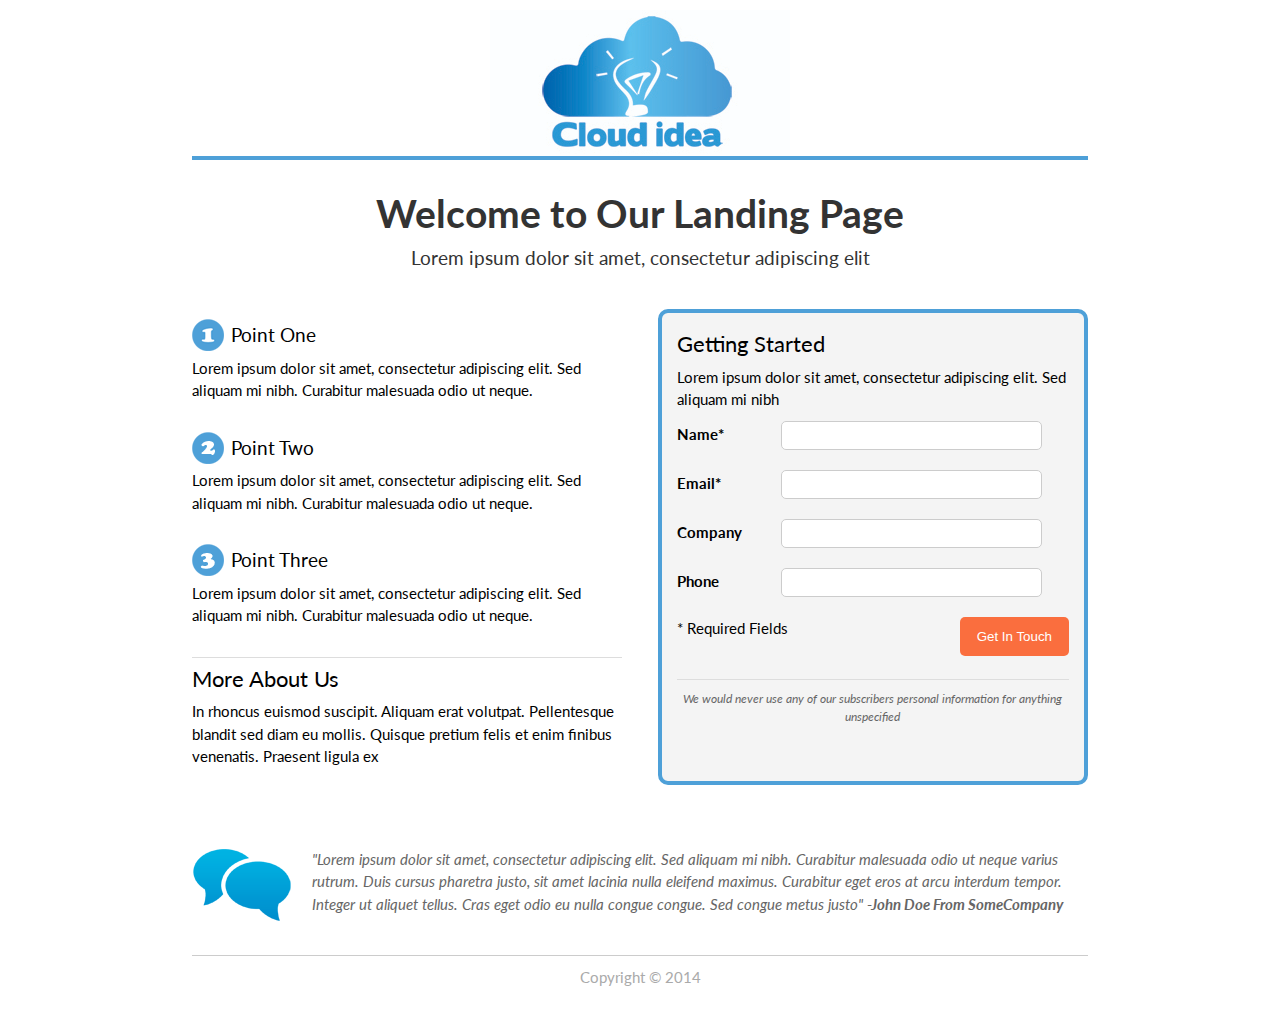
<file: S2-LandingPage-Sample/index.html>
<!DOCTYPE html>
<html>
	<head>
		<title>Welcome</title>
		<link rel="stylesheet" href="css/reset.css" type="text/css">
		<link rel="stylesheet" href="css/style.css" type="text/css">
		<meta name="viewport" content="width=device-width, initial-sclae=1">
		<link href='http://fonts.googleapis.com/css?family=Lato&subset=latin,latin-ext' rel='stylesheet' type='text/css'>
	</head>
	<body>
		<div id="container">
			<header id="main-header">
				<img id="logo" src="images/logo.jpg" alt="Cloud Idea">
			</header>
			<div id="main-text">
				<h1>Welcome to Our Landing Page</h1>
				<h4>Lorem ipsum dolor sit amet, consectetur adipiscing elit</h4>
			</div>
			<div id="sub-1">
				<ul class="points">
					<li>
						<img src="images/number1.png" alt="Point 1">
						<h4>Point One</h4>
						<p>Lorem ipsum dolor sit amet, consectetur adipiscing elit. Sed aliquam mi nibh. Curabitur malesuada odio ut neque.</p>
					</li>
					<li>
						<img src="images/number2.png" alt="Point 2">
						<h4>Point Two</h4>
						<p>Lorem ipsum dolor sit amet, consectetur adipiscing elit. Sed aliquam mi nibh. Curabitur malesuada odio ut neque.</p>
					</li>
					<li>
						<img src="images/number3.png" alt="Point 3">
						<h4>Point Three</h4>
						<p>Lorem ipsum dolor sit amet, consectetur adipiscing elit. Sed aliquam mi nibh. Curabitur malesuada odio ut neque.</p>
					</li>
				</ul>
				<footer class="content-footer">
					<h3>More About Us</h3>
					<p>In rhoncus euismod suscipit. Aliquam erat volutpat. Pellentesque blandit sed diam eu mollis. Quisque pretium felis et enim finibus venenatis. Praesent ligula ex</p>
				</footer>
			</div><!-- /. sub-1 -->
			<div id="sub-2">
				<form id="contact-form">
					<header id="content-header">
						<h3>Getting Started</h3>
						<p>Lorem ipsum dolor sit amet, consectetur adipiscing elit. Sed aliquam mi nibh</p>
					</header>
					<div>
						<label>Name*</label>
						<input type="text">
					</div>
					<div>
						<label>Email*</label>
						<input type="email">
					</div>
					<div>
						<label>Company</label>
						<input type="text">
					</div>
					<div>
						<label>Phone</label>
						<input type="text">
					</div>
					<div>
						<em>* Required Fields</em>
						<input type="submit" value="Get In Touch">
					</div>
					<div class="clearfix"></div>
					<div class="content-footer">
						<p>We would never use any of our subscribers personal information for anything unspecified</p>
					</div>
				</form>
			</div><!-- /. sub-2 -->
			<div class="clearfix"></div>
			<div id="testimonial">
				<img src="images/testimonial.png" alt="Customer Testimonial">
				<blockquote>
					"Lorem ipsum dolor sit amet, consectetur adipiscing elit. Sed aliquam mi nibh. Curabitur malesuada odio ut neque varius rutrum. Duis cursus pharetra justo, sit amet lacinia nulla eleifend maximus. Curabitur eget eros at arcu interdum tempor. Integer ut aliquet tellus. Cras eget odio eu nulla congue congue. Sed congue metus justo" <strong>-John Doe From SomeCompany</strong>
				</blockquote>
			</div>
			<footer id="main-footer">
				<p>Copyright &copy; 2014</p>
			</footer>
		</div><!-- /. container -->
	</body>
</html>
</file>
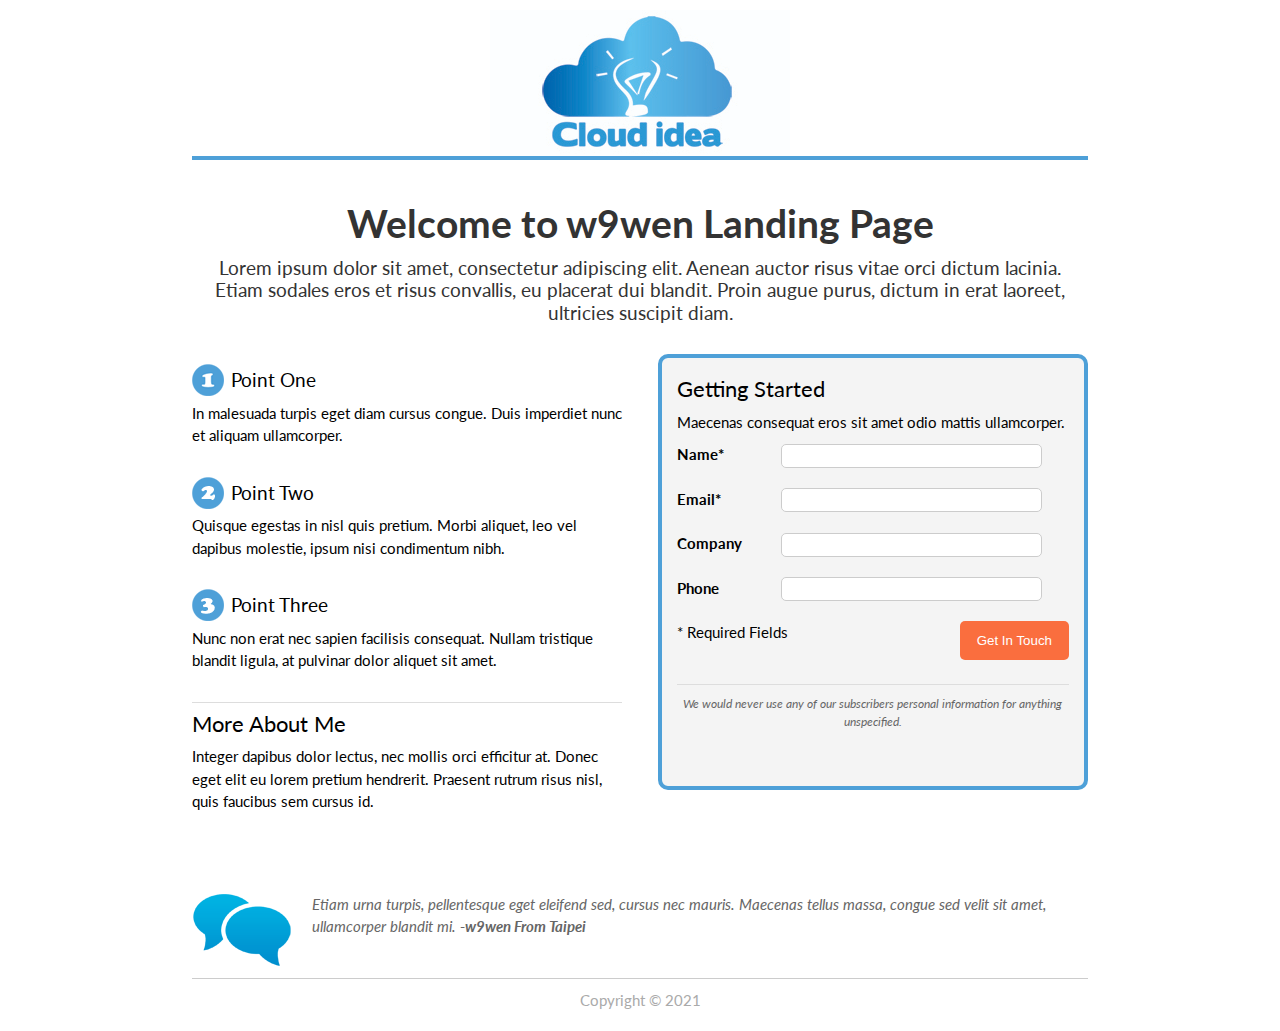
<file: S2-LandingPage/index.html>
<!DOCTYPE html>
<html>
  <head>
    <meta charset="utf-8" />
    <meta http-equiv="X-UA-Compatible" content="IE=edge" />
    <title>Welcome to w9wen World</title>
    <meta name="viewport" content="width=device-width, initial-scale=1" />
    <link rel="stylesheet" type="text/css" href="css/reset.css" />
    <link rel="stylesheet" type="text/css" href="css/style.css" />
    <link
      href="http://fonts.googleapis.com/css?family=Lato&subset=latin,latin-ext"
      rel="stylesheet"
      type="text/css"
    />
    <!-- <script src="main.js"></script> -->
  </head>
  <body>
    <div id="container">
      <header id="main-header">
        <img id="logo" src="images/logo.jpg" alt="Cloud Idea" />
      </header>
      <div id="main-text">
        <h1>Welcome to w9wen Landing Page</h1>
        <h4>
          Lorem ipsum dolor sit amet, consectetur adipiscing elit. Aenean auctor
          risus vitae orci dictum lacinia. Etiam sodales eros et risus
          convallis, eu placerat dui blandit. Proin augue purus, dictum in erat
          laoreet, ultricies suscipit diam.
        </h4>
      </div>
      <div id="sub-1">
        <ul class="points">
          <li>
            <img src="images/number1.png" alt="Point 1" />
            <h4>Point One</h4>
            <p>
              In malesuada turpis eget diam cursus congue. Duis imperdiet nunc
              et aliquam ullamcorper.
            </p>
          </li>
          <li>
            <img src="images/number2.png" alt="Point 2" />
            <h4>Point Two</h4>
            <p>
              Quisque egestas in nisl quis pretium. Morbi aliquet, leo vel
              dapibus molestie, ipsum nisi condimentum nibh.
            </p>
          </li>
          <li>
            <img src="images/number3.png" alt="Point 3" />
            <h4>Point Three</h4>
            <p>
              Nunc non erat nec sapien facilisis consequat. Nullam tristique
              blandit ligula, at pulvinar dolor aliquet sit amet.
            </p>
          </li>
        </ul>
        <footer class="content-footer">
          <h3>More About Me</h3>
          <p>
            Integer dapibus dolor lectus, nec mollis orci efficitur at. Donec
            eget elit eu lorem pretium hendrerit. Praesent rutrum risus nisl,
            quis faucibus sem cursus id.
          </p>
        </footer>
      </div>
      <div id="sub-2">
        <form id="contact-form">
          <header id="contact-header">
            <h3>Getting Started</h3>
            <p>Maecenas consequat eros sit amet odio mattis ullamcorper.</p>
          </header>
          <div>
            <label>Name*</label>
            <input type="text" />
          </div>
          <div>
            <label>Email*</label>
            <input type="email" />
          </div>
          <div>
            <label>Company</label>
            <input type="text" />
          </div>
          <div>
            <label>Phone</label>
            <input type="text" />
          </div>
          <div>
            <em>* Required Fields</em>
            <input type="submit" value="Get In Touch" />
          </div>
          <div class="clearfix"></div>
          <div class="content-footer">
            <p>
              We would never use any of our subscribers personal information for
              anything unspecified.
            </p>
          </div>
        </form>
      </div>
      <div class="clearfix"></div>
      <div id="testimonial">
        <img src="images/testimonial.png" alt="Customer Testimonial" />
        <blockquote>
          Etiam urna turpis, pellentesque eget eleifend sed, cursus nec mauris.
          Maecenas tellus massa, congue sed velit sit amet, ullamcorper blandit
          mi. <strong>-w9wen From Taipei</strong>
        </blockquote>
      </div>
      <footer id="main-footer">
        <p>Copyright &copy; 2021</p>
      </footer>
    </div>
    <!-- container -->
  </body>
</html>
</file>
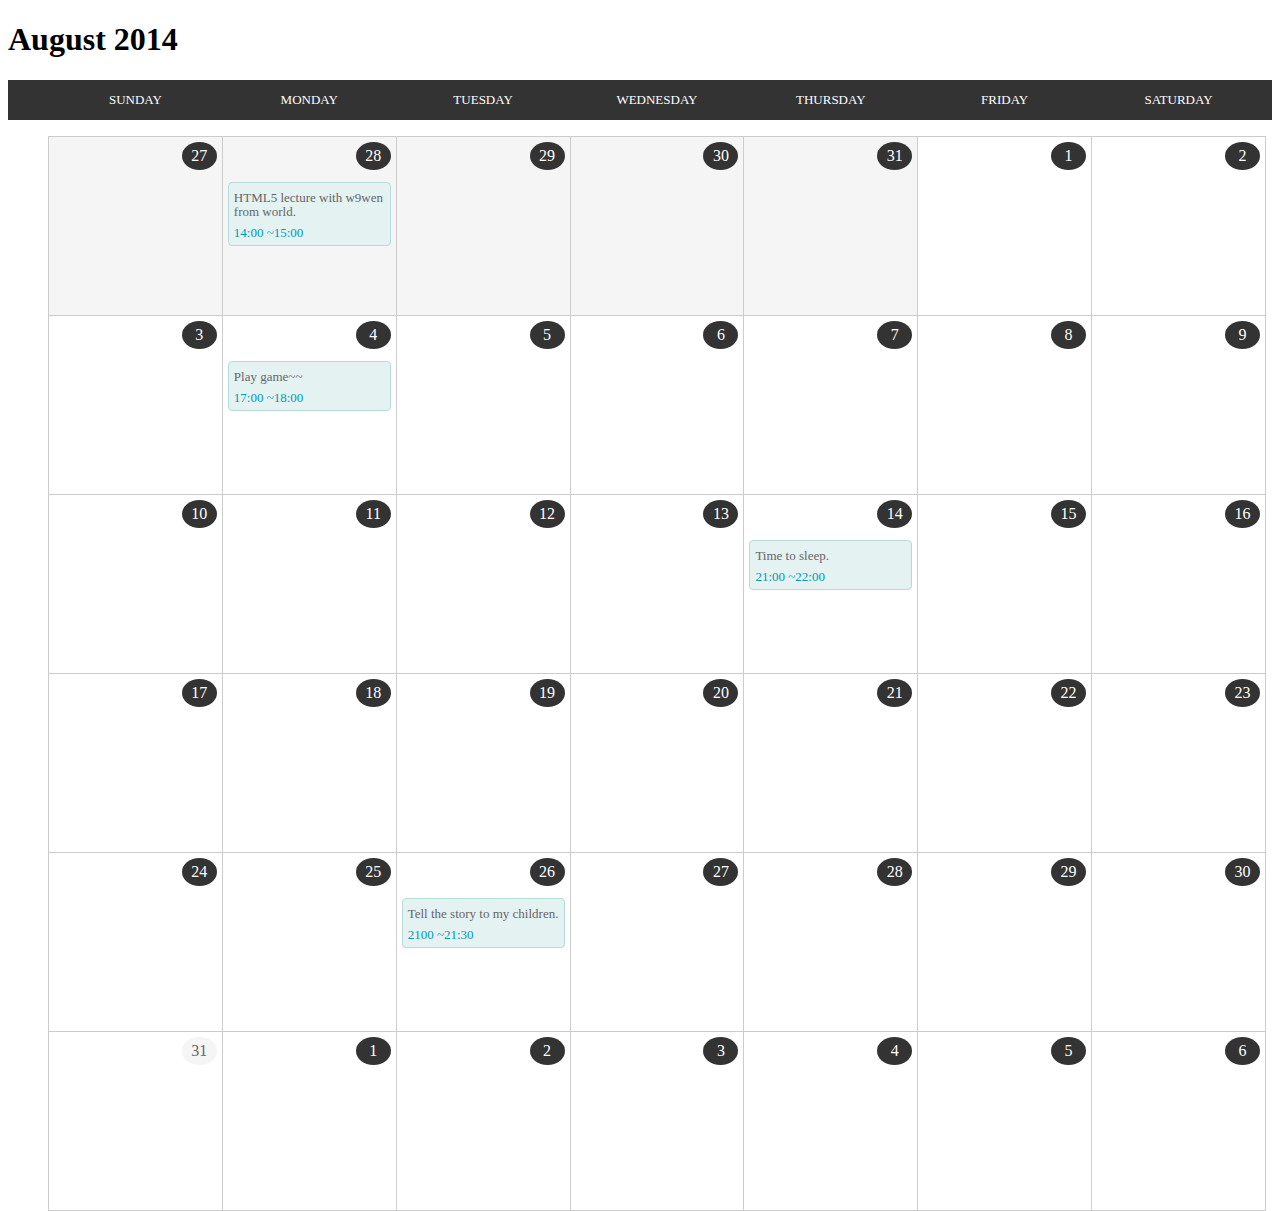
<file: S3-Calendar/index.html>
<!DOCTYPE html>
<html>
  <head>
    <meta charset="utf-8" />
    <meta http-equiv="X-UA-Compatible" content="IE=edge" />
    <title>August 2014</title>
    <meta name="viewport" content="width=device-width, initial-scale=1" />
    <link
      rel="stylesheet"
      type="text/css"
      media="screen"
      href="css/style.css"
    />
  </head>
  <body>
    <div id="calendar-wrap">
      <header>
        <h1>August 2014</h1>
      </header>
      <div id="calendar">
        <ul class="weekdays">
          <li>Sunday</li>
          <li>Monday</li>
          <li>Tuesday</li>
          <li>Wednesday</li>
          <li>Thursday</li>
          <li>Friday</li>
          <li>Saturday</li>
        </ul>
        <ul class="days">
          <li class="day other-month">
            <div class="date">27</div>
          </li>
          <li class="day other-month">
            <div class="date">28</div>
            <div class="event">
              <div class="event-desc">HTML5 lecture with w9wen from world.</div>
              <div class="event-time">14:00 ~15:00</div>
            </div>
          </li>
          <li class="day other-month">
            <div class="date">29</div>
          </li>
          <li class="day other-month">
            <div class="date">30</div>
          </li>
          <li class="day other-month">
            <div class="date">31</div>
          </li>
          <li class="day">
            <div class="date">1</div>
          </li>
          <li class="day">
            <div class="date">2</div>
          </li>
        </ul>
        <ul class="days">
          <li class="day">
            <div class="date">3</div>
          </li>
          <li class="day">
            <div class="date">4</div>
            <div class="event">
              <div class="event-desc">Play game~~</div>
              <div class="event-time">17:00 ~18:00</div>
            </div>
          </li>
          <li class="day">
            <div class="date">5</div>
          </li>
          <li class="day">
            <div class="date">6</div>
          </li>
          <li class="day">
            <div class="date">7</div>
          </li>
          <li class="day">
            <div class="date">8</div>
          </li>
          <li class="day">
            <div class="date">9</div>
          </li>
        </ul>
        <ul class="days">
          <li class="day">
            <div class="date">10</div>
          </li>
          <li class="day">
            <div class="date">11</div>
          </li>
          <li class="day">
            <div class="date">12</div>
          </li>
          <li class="day">
            <div class="date">13</div>
          </li>
          <li class="day">
            <div class="date">14</div>
            <div class="event">
              <div class="event-desc">Time to sleep.</div>
              <div class="event-time">21:00 ~22:00</div>
            </div>
          </li>
          <li class="day">
            <div class="date">15</div>
          </li>
          <li class="day">
            <div class="date">16</div>
          </li>
        </ul>
        <ul class="days">
          <li class="day">
            <div class="date">17</div>
          </li>
          <li class="day">
            <div class="date">18</div>
          </li>
          <li class="day">
            <div class="date">19</div>
          </li>
          <li class="day">
            <div class="date">20</div>
          </li>
          <li class="day">
            <div class="date">21</div>
          </li>
          <li class="day">
            <div class="date">22</div>
          </li>
          <li class="day">
            <div class="date">23</div>
          </li>
        </ul>
        <ul class="days">
          <li class="day">
            <div class="date">24</div>
          </li>
          <li class="day">
            <div class="date">25</div>
          </li>
          <li class="day">
            <div class="date">26</div>
            <div class="event">
              <div class="event-desc">Tell the story to my children.</div>
              <div class="event-time">2100 ~21:30</div>
            </div>
          </li>
          <li class="day">
            <div class="date">27</div>
          </li>
          <li class="day">
            <div class="date">28</div>
          </li>
          <li class="day">
            <div class="date">29</div>
          </li>
          <li class="day">
            <div class="date">30</div>
          </li>
        </ul>
        <ul class="days">
          <li class="day">
            <div class="date other-month">31</div>
          </li>
          <li class="day">
            <div class="date">1</div>
          </li>
          <li class="day">
            <div class="date">2</div>
          </li>
          <li class="day">
            <div class="date">3</div>
          </li>
          <li class="day">
            <div class="date">4</div>
          </li>
          <li class="day">
            <div class="date">5</div>
          </li>
          <li class="day">
            <div class="date">6</div>
          </li>
        </ul>
      </div>
    </div>
  </body>
</html>
</file>
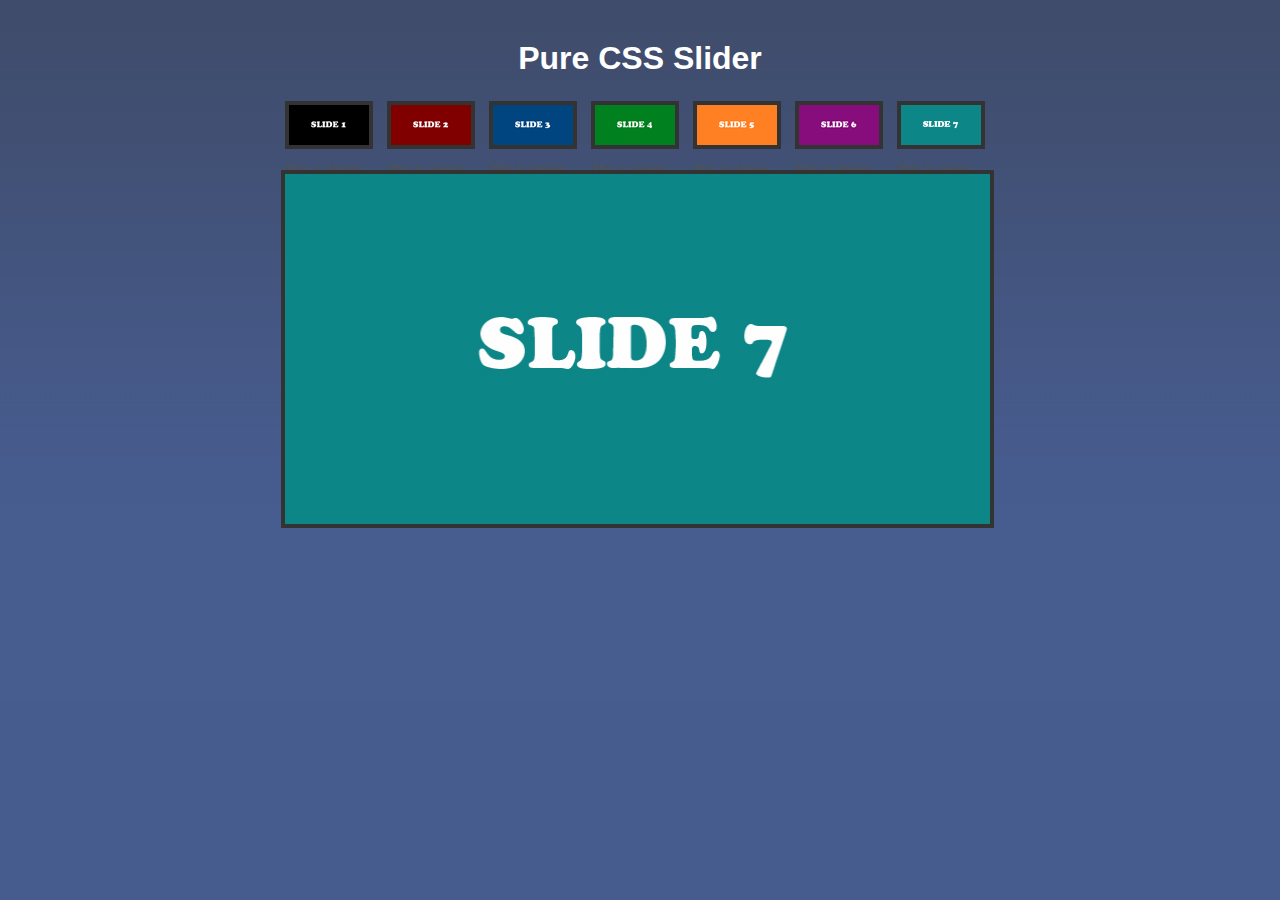
<file: S4-Slider-Sample/index.html>
<!DOCTYPE html>
<html>
	<head>
		<title>Pure CSS Slider</title>
		<link rel="stylesheet" href="css/style.css" type="text/css">
	</head>
	<body>
		<div id="container">
			<h1>Pure CSS Slider</h1>
			<ul class="thumbs">
				<li><a href="#slide-1"><img src="img/thumb1.jpg"><span>This is image 1</span></a></li>
				<li><a href="#slide-2"><img src="img/thumb2.jpg"><span>This is image 2</span></a></li>
				<li><a href="#slide-3"><img src="img/thumb3.jpg"><span>This is image 3</span></a></li>
				<li><a href="#slide-4"><img src="img/thumb4.jpg"><span>This is image 4</span></a></li>
				<li><a href="#slide-5"><img src="img/thumb5.jpg"><span>This is image 5</span></a></li>
				<li><a href="#slide-6"><img src="img/thumb6.jpg"><span>This is image 6</span></a></li>
				<li><a href="#slide-7"><img src="img/thumb7.jpg"><span>This is image 7</span></a></li>
			</ul>
			
			<ul class="slides">
				<li class="first" id="slide-1"><img src="img/slide1.jpg"></li>
				<li id="slide-2"><img src="img/slide2.jpg"></li>
				<li id="slide-3"><img src="img/slide3.jpg"></li>
				<li id="slide-4"><img src="img/slide4.jpg"></li>
				<li id="slide-5"><img src="img/slide5.jpg"></li>
				<li id="slide-6"><img src="img/slide6.jpg"></li>
				<li id="slide-7"><img src="img/slide7.jpg"></li>
			</ul>
		</div>
	</body>
</html>
</file>
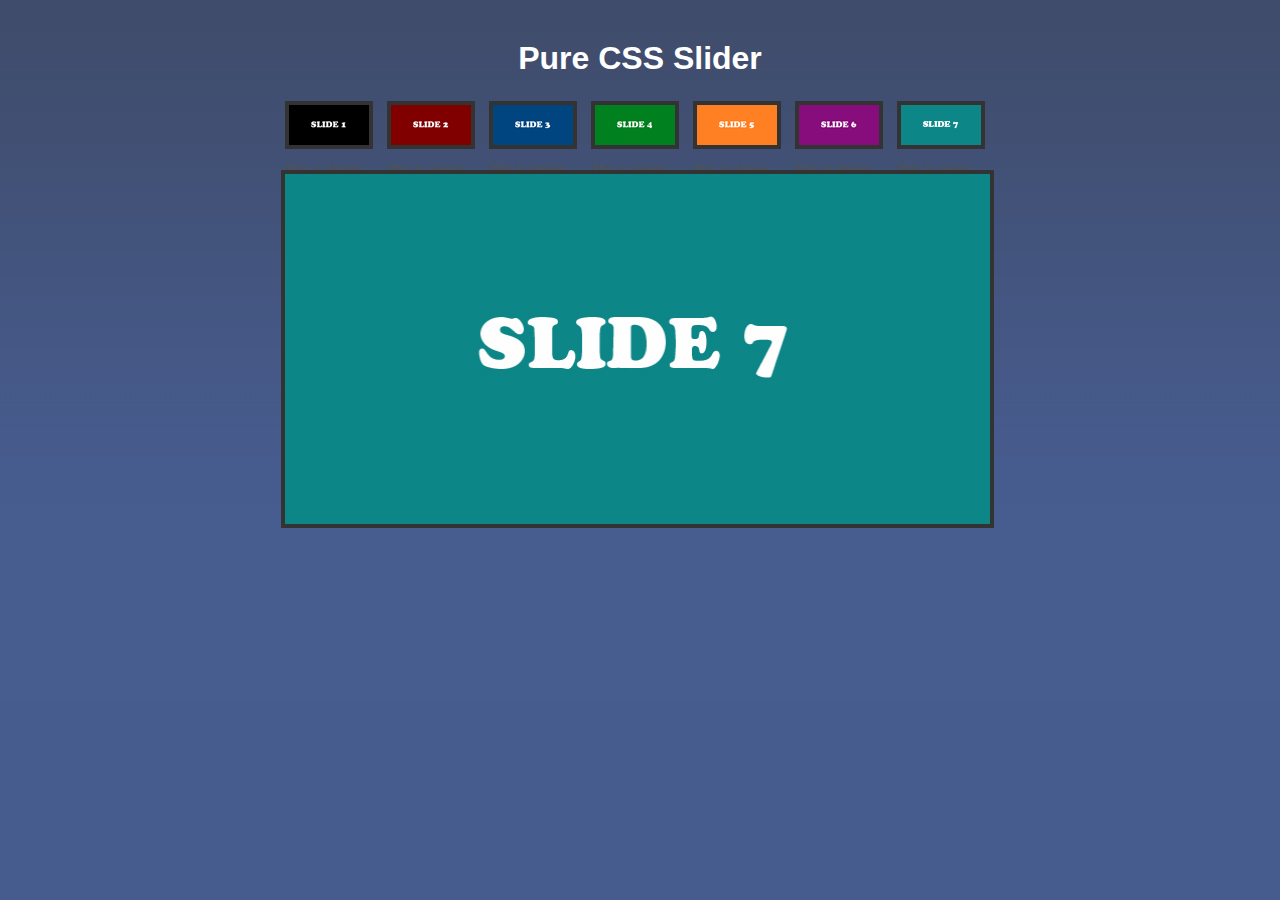
<file: S4-Slider/index.html>
<!DOCTYPE html>
<html>
  <head>
    <meta charset="utf-8" />
    <meta http-equiv="X-UA-Compatible" content="IE=edge" />
    <title>Pure CSS Slider</title>
    <meta name="viewport" content="width=device-width, initial-scale=1" />
    <link
      rel="stylesheet"
      type="text/css"
      media="screen"
      href="css/style.css"
    />
  </head>
  <body>
    <div id="container">
      <h1>Pure CSS Slider</h1>
      <ul class="thumbs">
        <li>
          <a href="#slide-1">
            <img src="img/thumb1.jpg" /><span>This is image 1</span>
          </a>
        </li>
        <li>
          <a href="#slide-2">
            <img src="img/thumb2.jpg" /><span>This is image 2</span>
          </a>
        </li>
        <li>
          <a href="#slide-3">
            <img src="img/thumb3.jpg" /><span>This is image 3</span>
          </a>
        </li>
        <li>
          <a href="#slide-4">
            <img src="img/thumb4.jpg" /><span>This is image 4</span>
          </a>
        </li>
        <li>
          <a href="#slide-5">
            <img src="img/thumb5.jpg" /><span>This is image 5</span>
          </a>
        </li>
        <li>
          <a href="#slide-6">
            <img src="img/thumb6.jpg" /><span>This is image 6</span>
          </a>
        </li>
        <li>
          <a href="#slide-7">
            <img src="img/thumb7.jpg" /><span>This is image 7</span>
          </a>
        </li>
      </ul>
      <ul class="slides">
        <li class="first" id="slide-1"><img src="img/slide1.jpg" /></li>
        <li id="slide-2"><img src="img/slide2.jpg" /></li>
        <li id="slide-3"><img src="img/slide3.jpg" /></li>
        <li id="slide-4"><img src="img/slide4.jpg" /></li>
        <li id="slide-5"><img src="img/slide5.jpg" /></li>
        <li id="slide-6"><img src="img/slide6.jpg" /></li>
        <li id="slide-7"><img src="img/slide7.jpg" /></li>
      </ul>
    </div>
  </body>
</html>
</file>
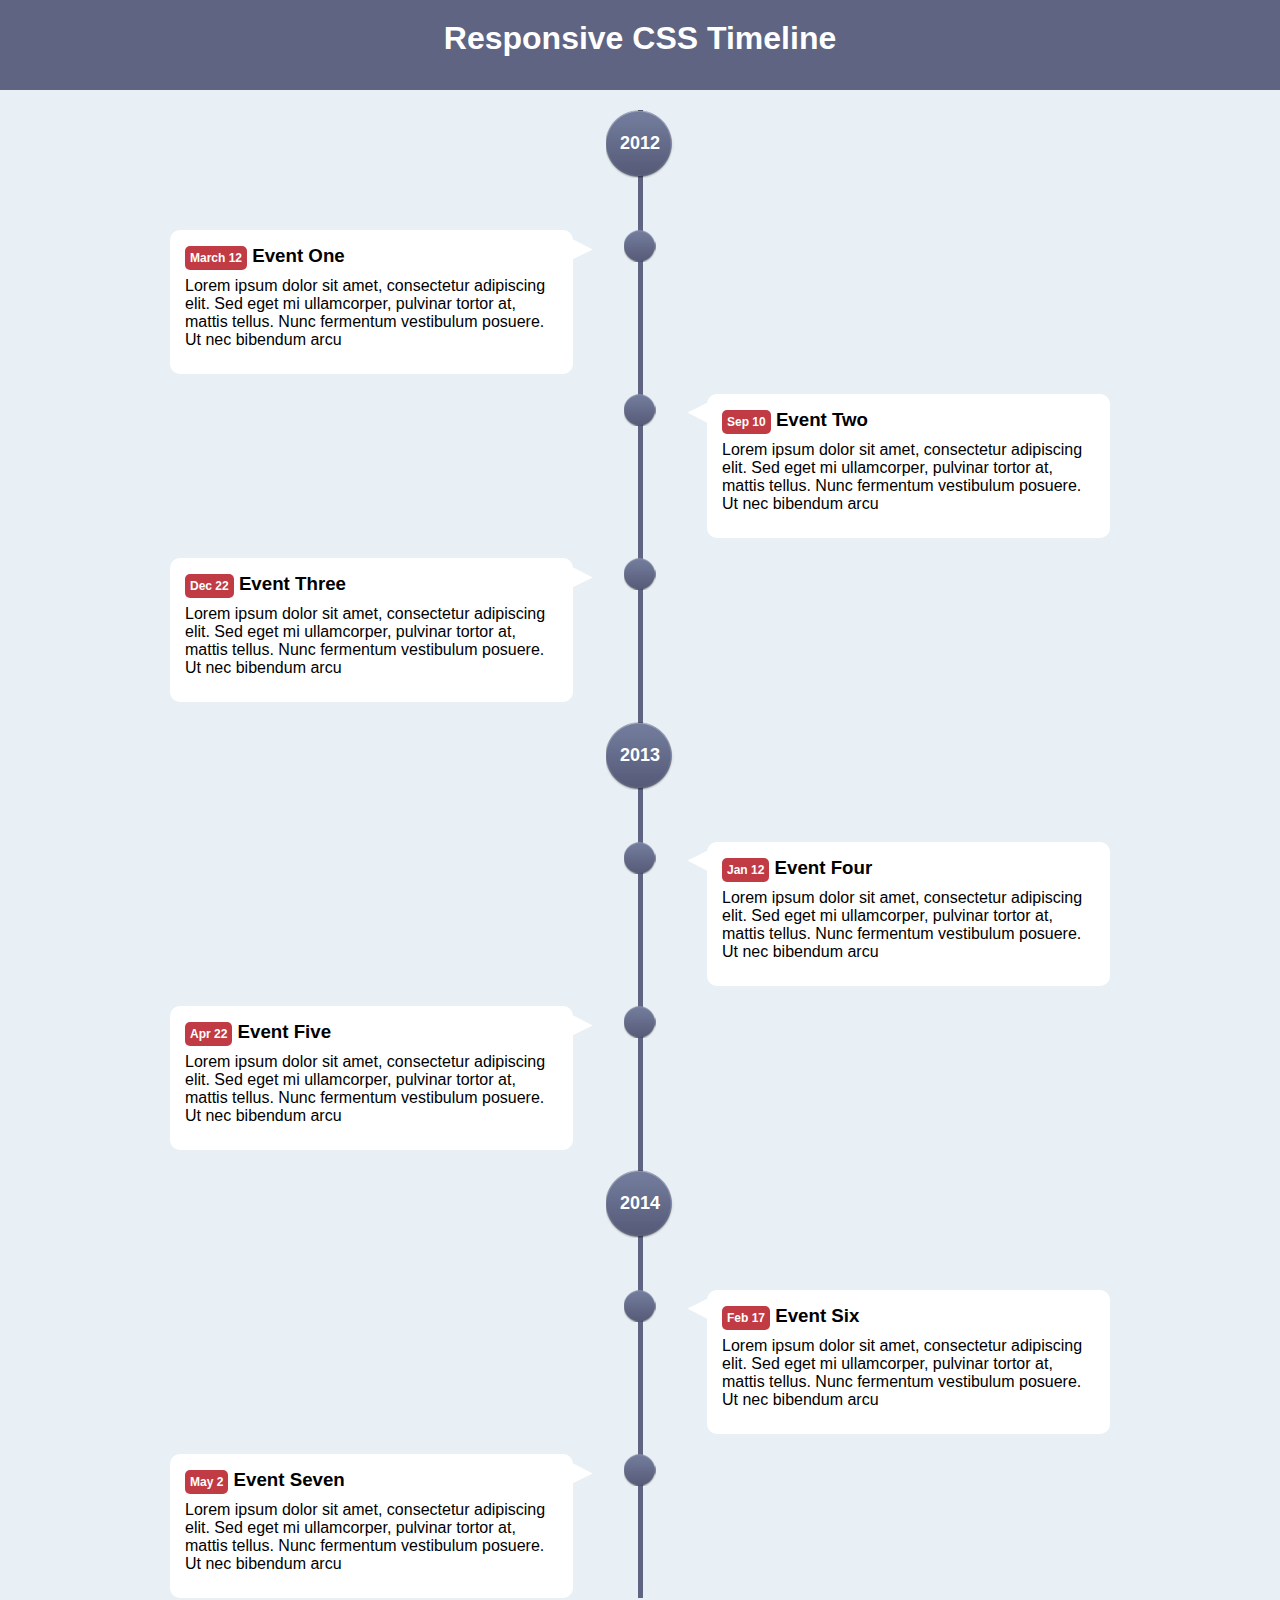
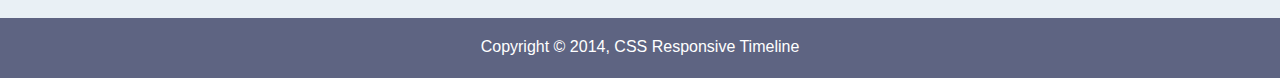
<file: S6-Timeline-Sample/index.html>
<!DOCTYPE html>
<head>
	<title>Responsive CSS Timeline</title>
	<meta name="viewport" content="width=device-width, initial-scale=1">
	<link rel="stylesheet" href="css/style.css" type="text/css">
</head>
<body>
	<header>
		<div class="container">
			<h1>Responsive CSS Timeline</h1>
		</div>
	</header>
	
	<section>
		<div class="container">
		<div id="timeline">
			<div class="tl-block">
				<div class="tl-year">
					<div>2012</div>
				</div><!-- /. tl-year -->
			</div><!-- /. tl-block -->
			
			<div class="tl-block">
				<div class="tl-event">
					<div class="event-l">
						<div>
							<h3><time datatime="2012-03-12 11:00">March 12</time> Event One</h3>
							<p>Lorem ipsum dolor sit amet, consectetur adipiscing elit. Sed eget mi ullamcorper, pulvinar tortor at, mattis tellus. Nunc fermentum vestibulum posuere. Ut nec bibendum arcu</p>
						</div>
					</div>
				</div><!-- /. tl-event -->
			</div><!-- /. tl-block -->
			
			<div class="tl-block">
				<div class="tl-event">
					<div class="event-r">
						<div>
							<h3><time datatime="2012-09-10 6:00">Sep 10</time> Event Two</h3>
							<p>Lorem ipsum dolor sit amet, consectetur adipiscing elit. Sed eget mi ullamcorper, pulvinar tortor at, mattis tellus. Nunc fermentum vestibulum posuere. Ut nec bibendum arcu</p>
						</div>
					</div>
				</div><!-- /. tl-event -->
			</div><!-- /. tl-block -->
			
			<div class="tl-block">
				<div class="tl-event">
					<div class="event-l">
						<div>
							<h3><time datatime="2012-03-12 11:00">Dec 22</time> Event Three</h3>
							<p>Lorem ipsum dolor sit amet, consectetur adipiscing elit. Sed eget mi ullamcorper, pulvinar tortor at, mattis tellus. Nunc fermentum vestibulum posuere. Ut nec bibendum arcu</p>
						</div>
					</div>
				</div><!-- /. tl-event -->
			</div><!-- /. tl-block -->
			
			<div class="tl-block">
				<div class="tl-year">
					<div>2013</div>
				</div><!-- /. tl-year -->
			</div><!-- /. tl-block -->
			
			<div class="tl-block">
				<div class="tl-event">
					<div class="event-r">
						<div>
							<h3><time datatime="2013-01-12 11:00">Jan 12</time> Event Four</h3>
							<p>Lorem ipsum dolor sit amet, consectetur adipiscing elit. Sed eget mi ullamcorper, pulvinar tortor at, mattis tellus. Nunc fermentum vestibulum posuere. Ut nec bibendum arcu</p>
						</div>
					</div>
				</div><!-- /. tl-event -->
			</div><!-- /. tl-block -->
			
			<div class="tl-block">
				<div class="tl-event">
					<div class="event-l">
						<div>
							<h3><time datatime="2013-04-22 11:00">Apr 22</time> Event Five</h3>
							<p>Lorem ipsum dolor sit amet, consectetur adipiscing elit. Sed eget mi ullamcorper, pulvinar tortor at, mattis tellus. Nunc fermentum vestibulum posuere. Ut nec bibendum arcu</p>
						</div>
					</div>
				</div><!-- /. tl-event -->
			</div><!-- /. tl-block -->
			
			<div class="tl-block">
				<div class="tl-year">
					<div>2014</div>
				</div><!-- /. tl-year -->
			</div><!-- /. tl-block -->
			
			<div class="tl-block">
				<div class="tl-event">
					<div class="event-r">
						<div>
							<h3><time datatime="2014-02-17 11:00">Feb 17</time> Event Six</h3>
							<p>Lorem ipsum dolor sit amet, consectetur adipiscing elit. Sed eget mi ullamcorper, pulvinar tortor at, mattis tellus. Nunc fermentum vestibulum posuere. Ut nec bibendum arcu</p>
						</div>
					</div>
				</div><!-- /. tl-event -->
			</div><!-- /. tl-block -->
			
			<div class="tl-block">
				<div class="tl-event">
					<div class="event-l">
						<div>
							<h3><time datatime="2014-05-02 11:00">May 2</time> Event Seven</h3>
							<p>Lorem ipsum dolor sit amet, consectetur adipiscing elit. Sed eget mi ullamcorper, pulvinar tortor at, mattis tellus. Nunc fermentum vestibulum posuere. Ut nec bibendum arcu</p>
						</div>
					</div>
				</div><!-- /. tl-event -->
			</div><!-- /. tl-block -->
			</div><!-- /. timeline -->
		</div><!-- /. container -->
	</section>
	
	<footer>
		<div class="container">
			<p>Copyright &copy; 2014, CSS Responsive Timeline</p>
		</div>
	</footer>
</body>
</html>
</file>
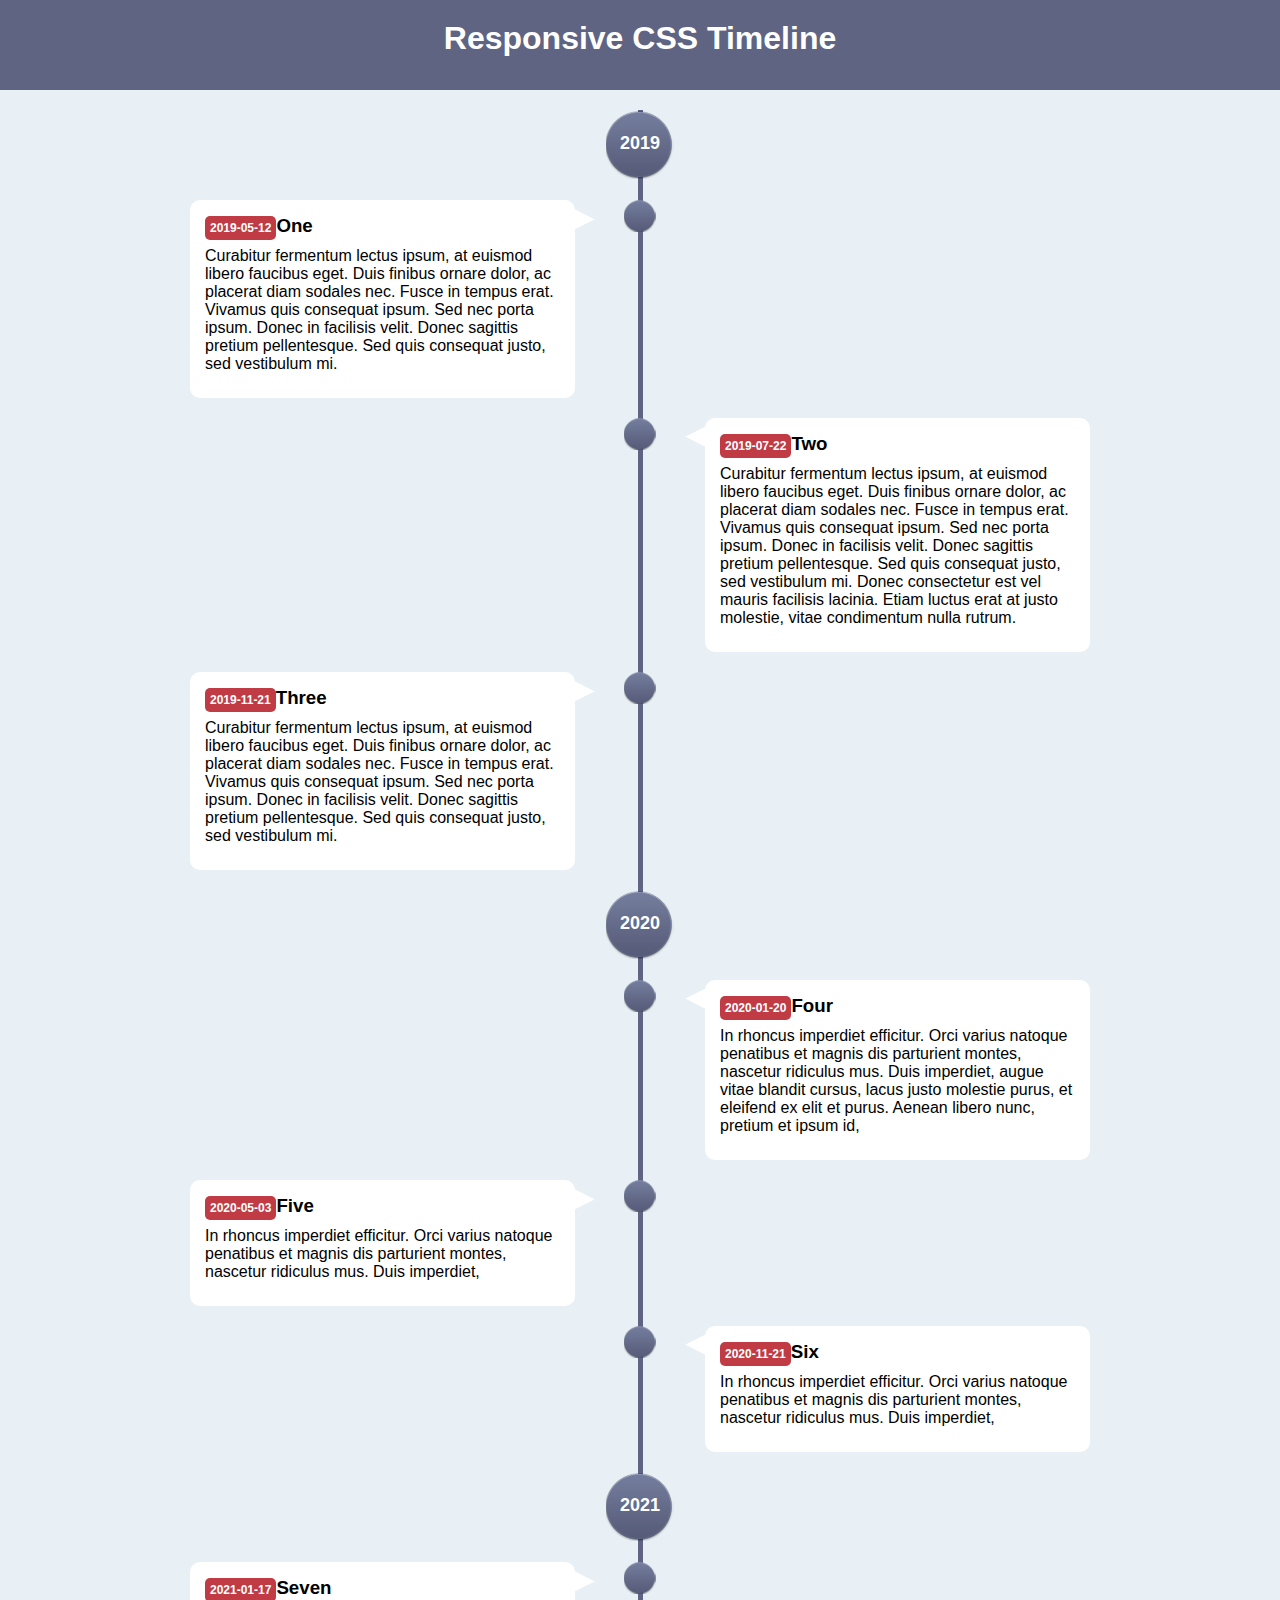
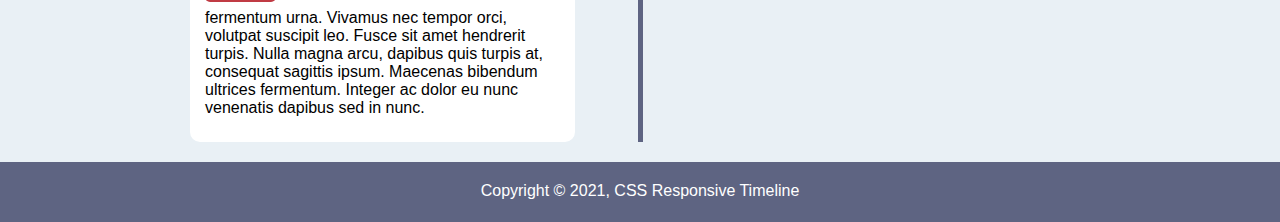
<file: S6-Timeline/index.html>
<!DOCTYPE html>
<html>
  <head>
    <meta charset="utf-8" />
    <meta http-equiv="X-UA-Compatible" content="IE=edge" />
    <title>Responsive CSS Timeline</title>
    <meta name="viewport" content="width=device-width, initial-scale=1" />
    <link
      rel="stylesheet"
      type="text/css"
      media="screen"
      href="css/style.css"
    />
  </head>
  <body>
    <header>
      <div class="container">
        <h1>Responsive CSS Timeline</h1>
      </div>
    </header>
    <section>
      <div class="container">
        <div id="timeline">
          <div class="tl-block">
            <div class="tl-year">
              <div>2019</div>
            </div>
            <!-- tl-year -->
          </div>
          <!-- tl-block -->

          <div class="tl-block">
            <div class="tl-event">
              <div class="event-l">
                <div>
                  <h3><time datetime="2019-05-12">2019-05-12</time>One</h3>
                  <p>
                    Curabitur fermentum lectus ipsum, at euismod libero faucibus
                    eget. Duis finibus ornare dolor, ac placerat diam sodales
                    nec. Fusce in tempus erat. Vivamus quis consequat ipsum. Sed
                    nec porta ipsum. Donec in facilisis velit. Donec sagittis
                    pretium pellentesque. Sed quis consequat justo, sed
                    vestibulum mi.
                  </p>
                </div>
              </div>
              <!-- event-l -->
            </div>
            <!-- tl-event -->
          </div>
          <!-- tl-block -->

          <div class="tl-block">
            <div class="tl-event">
              <div class="event-r">
                <div>
                  <h3><time datetime="2019-07-22">2019-07-22</time>Two</h3>
                  <p>
                    Curabitur fermentum lectus ipsum, at euismod libero faucibus
                    eget. Duis finibus ornare dolor, ac placerat diam sodales
                    nec. Fusce in tempus erat. Vivamus quis consequat ipsum. Sed
                    nec porta ipsum. Donec in facilisis velit. Donec sagittis
                    pretium pellentesque. Sed quis consequat justo, sed
                    vestibulum mi. Donec consectetur est vel mauris facilisis
                    lacinia. Etiam luctus erat at justo molestie, vitae
                    condimentum nulla rutrum.
                  </p>
                </div>
              </div>
              <!-- event-l -->
            </div>
            <!-- tl-event -->
          </div>
          <!-- tl-block -->

          <div class="tl-block">
            <div class="tl-event">
              <div class="event-l">
                <div>
                  <h3><time datetime="2019-11-21">2019-11-21</time>Three</h3>
                  <p>
                    Curabitur fermentum lectus ipsum, at euismod libero faucibus
                    eget. Duis finibus ornare dolor, ac placerat diam sodales
                    nec. Fusce in tempus erat. Vivamus quis consequat ipsum. Sed
                    nec porta ipsum. Donec in facilisis velit. Donec sagittis
                    pretium pellentesque. Sed quis consequat justo, sed
                    vestibulum mi.
                  </p>
                </div>
              </div>
              <!-- event-l -->
            </div>
            <!-- tl-event -->
          </div>
          <!-- tl-block -->

          <div class="tl-block">
            <div class="tl-year">
              <div>2020</div>
            </div>
            <!-- tl-year -->
          </div>
          <!-- tl-block -->

          <div class="tl-block">
            <div class="tl-event">
              <div class="event-r">
                <div>
                  <h3><time datetime="2020-01-20">2020-01-20</time>Four</h3>
                  <p>
                    In rhoncus imperdiet efficitur. Orci varius natoque
                    penatibus et magnis dis parturient montes, nascetur
                    ridiculus mus. Duis imperdiet, augue vitae blandit cursus,
                    lacus justo molestie purus, et eleifend ex elit et purus.
                    Aenean libero nunc, pretium et ipsum id,
                  </p>
                </div>
              </div>
              <!-- event-l -->
            </div>
            <!-- tl-event -->
          </div>
          <!-- tl-block -->
          <div class="tl-block">
            <div class="tl-event">
              <div class="event-l">
                <div>
                  <h3><time datetime="2020-05-03">2020-05-03</time>Five</h3>
                  <p>
                    In rhoncus imperdiet efficitur. Orci varius natoque
                    penatibus et magnis dis parturient montes, nascetur
                    ridiculus mus. Duis imperdiet,
                  </p>
                </div>
              </div>
              <!-- event-l -->
            </div>
            <!-- tl-event -->
          </div>
          <!-- tl-block -->
          <div class="tl-block">
            <div class="tl-event">
              <div class="event-r">
                <div>
                  <h3><time datetime="2020-11-21">2020-11-21</time>Six</h3>
                  <p>
                    In rhoncus imperdiet efficitur. Orci varius natoque
                    penatibus et magnis dis parturient montes, nascetur
                    ridiculus mus. Duis imperdiet,
                  </p>
                </div>
              </div>
              <!-- event-l -->
            </div>
            <!-- tl-event -->
          </div>
          <!-- tl-block -->

          <div class="tl-block">
            <div class="tl-year">
              <div>2021</div>
            </div>
            <!-- tl-year -->
          </div>
          <!-- tl-block -->

          <div class="tl-block">
            <div class="tl-event">
              <div class="event-l">
                <div>
                  <h3><time datetime="2021-01-17">2021-01-17</time>Seven</h3>
                  <p>
                    fermentum urna. Vivamus nec tempor orci, volutpat suscipit
                    leo. Fusce sit amet hendrerit turpis. Nulla magna arcu,
                    dapibus quis turpis at, consequat sagittis ipsum. Maecenas
                    bibendum ultrices fermentum. Integer ac dolor eu nunc
                    venenatis dapibus sed in nunc.
                  </p>
                </div>
              </div>
              <!-- event-l -->
            </div>
            <!-- tl-event -->
          </div>
        </div>
        <!-- timeline -->
      </div>
      <!-- container -->
    </section>
    <footer>
      <div class="container">
        <p>Copyright &copy; 2021, CSS Responsive Timeline</p>
      </div>
    </footer>
  </body>
</html>
</file>
<file: S2-LandingPage-Sample/css/style.css>
body{
	font-family: 'Lato', sans-serif;
	font-size:15px;
	line-height:1.5em;
}

#container{
	width:70%;
	margin:10px auto;
	background:#fff;
	overflow:auto;
}

p{
	margin:10px 0;
	line-height:1.5em;
}

h1{
	font-size:39px;
	font-weight:bold;
	margin:20px 0 10px 0;
	line-height:1.2em;
}

h3{
	font-size:22px;
	margin:10px 0;
}

h4{
	font-size:19px;
	margin:10px 0;
}

strong{
	font-weight:bold;
}

.clearfix{
	clear:both;
}

.content-header{
	border-bottom:#ddd solid 1px;
	margin-bottom:20px;
	padding-bottom:10px;
}

.content-footer{
	border-top:#ddd solid 1px;
	margin-bottom:20px;
	padding-bottom:10px;
}

header#main-header{
	border-bottom:4px solid #4ea0d8;
}

#logo{
	margin:auto;
	display:block;
}

#main-text{
	text-align:center;
	color:#333;
	padding:10px;
	margin-bottom:20px;
}

#sub-1{
	float:left;
	width:48%;
}

#sub-2{
	float:right;
	width:48%;
}

.points li{
	margin-bottom:30px;
}

.points img{
	float:left;
	margin-right:7px;
}

.points h4{
	padding-top:5px;
}

#contact-form{
	padding:10px 15px 15px 15px;
	border:4px solid #4ea0d8;
	border-radius:10px;
	-webkit-border-radius:10px;
	-moz-border-radius:10px;
	
	overflow:auto;
	background:#f4f4f4;
}

#contact-form div{
	margin-bottom:20px;
}

#contact-form label{
	display:inline-block;
	width:100px;
	font-weight:bold;
}

#contact-form input[type='text'],#contact-form input[type='email']{
	border:#ccc 1px solid;
	-webkit-border-radius:5px;
	-moz-border-radius:5px;
	border-radius:5px;
	height:25px;
	width:65%;
}

#contact-form input[type='submit']{
	padding:12px 17px;
	color:#fff;
	background:#fa6e3e;
	border:0;
	-webkit-border-radius:5px;
	-moz-border-radius:5px;
	border-radius:5px;
	float:right;
	display:block;
}

#contact-form input[type='submit']:hover{
	background:#d55427;
	cursor:pointer;
}

#contact-form .content-footer p{
	font-style:italic;
	text-align:center;
	color:#666;
	font-size:80%;
}

#testimonial{
	margin:40px 0;
	font-style:italic;
	color:#666;
}

#testimonial img{
	float:left;
	margin-right:20px;
}

footer#main-footer{
	text-align:center;
	border-top:#ccc solid 1px;
	color:#aaa;
}

@media(max-width:960px){
	#container{
		width:80%;
	}
	
	h1{
		font-size:33px;
	}
	
	#sub-1,#sub-2{
		float:none;
		width:100%;
	}
	
	.points li{
		background:#eee;
		padding:8px;
		-webkit-border-radius:5px;
		-moz-border-radius:5px;
		border-radius:10px;
	}
	
	.points img{
		margin-top:7px;
	}
	
	#testimonial img{
		float:none;
		margin:auto;
		display:block;
		margin-bottom:20px;
	}
}

@media(max-width:568px){
	h1{
		font-size:22px;
	}
}
</file>
<file: S2-LandingPage/css/style.css>
body {
  font-family: "lato", sans-serif;
  font-size: 15px;
  line-height: 1.5em;
}

#container {
  width: 70%;
  margin: 10px auto;
  background: #fff;
  overflow: auto;
}

p {
  margin: 10px 0;
  line-height: 1.5em;
}

h1 {
  font-size: 39px;
  font-weight: bold;
  margin: 20px 0 10px 0;
  line-height: 1.2em;
}

h3 {
  font-size: 22px;
  margin: 10px 0;
}

h4 {
  font-size: 19px;
  margin: 10px 0;
}

strong {
  font-weight: bold;
}

.clearfix {
  clear: both;
}
header#main-header {
  border-bottom: 4px solid #4ea0d8;
}

#logo {
  margin: auto;
  display: block;
}

#main-text {
  text-align: center;
  color: #333;
  padding: 20px;
}

#sub-1 {
  float: left;
  width: 48%;
}

#sub-2 {
  float: right;
  width: 48%;
}

.points li {
  margin-bottom: 30px;
}

.points img {
  float: left;
  margin-right: 7px;
}

.points h4 {
  padding-top: 5px;
}

#contact-form {
  padding: 10px 15px 15px 15px;
  border: 4px solid #4ea0d8;
  border-radius: 10px;
  -webkit-border-radius: 10px;
  -moz-border-radius: 10px;

  overflow: auto;
  background: #f4f4f4;
}

#contact-form div {
  margin-bottom: 20px;
}

#contact-form label {
  display: inline-block;
  width: 100px;
  font-weight: bold;
}

#contact-form input[type="text"],
#contact-form input[type="email"] {
  border: #ccc 1px solid;
  -webkit-border-radius: 5px;
  -moz-border-radius: 5px;
  border-radius: 5px;
  height: 20px;
  width: 65%;
}

#contact-form input[type="submit"] {
  padding: 12px 17px;
  color: #fff;
  background: #fa6e3e;
  border: 0;
  -webkit-border-radius: 5px;
  -moz-border-radius: 5px;
  border-radius: 5px;
  float: right;
  display: block;
}
#contact-form input[type="submit"]:hover {
  background: #d55427;
  cursor: pointer;
}

#contact-form .content-footer p {
  font-style: italic;
  text-align: center;
  color: #666;
  font-size: 80%;
}

.content-header {
  border-bottom: #ddd solid 1px;
  margin-bottom: 20px;
  padding-bottom: 10px;
}

.content-footer {
  border-top: #ddd solid 1px;
  margin-bottom: 20px;
  padding-bottom: 10px;
}

#testimonial {
  margin: 40px 0;
  font-style: italic;
  color: #666;
}

#testimonial img {
  float: left;
  margin-right: 20px;
}

footer#main-footer {
  text-align: center;
  border-top: #ccc solid 1px;
  color: #aaa;
}

@media (max-width: 960px) {
  #container {
    width: 80%;
  }

  h1 {
    font-size: 33px;
  }

  #sub-1,
  #sub-2 {
    float: none;
    width: 100%;
  }

  .points li {
    background: #eee;
    padding: 8px;
    -webkit-border-radius: 5px;
    -moz-border-radius: 5px;
    border-radius: 10px;
  }

  .points img {
    margin-top: 7px;
  }

  #testimonial img {
    float: none;
    margin: auto;
    display: block;
    margin-bottom: 20px;
  }
}

@media (max-width: 568px) {
  li {
    font-size: 22px;
  }
}
</file>
<file: S3-Calendar/css/style.css>
body {
  font-family: Tahoma;
}

#calendar {
  width: 100%;
}

#calendar a {
  color: #666;
  text-decoration: none;
}

.calendar ul {
  list-style: none;
  padding: 0;
  margin: 0;
  clear: both;
  width: 100%;
}

#calendar li {
  display: block;
  float: left;
  width: 14.2857142857%;
  padding: 5px;
  box-sizing: border-box;
  border: 1px solid #ccc;
  margin-right: -1px;
  margin-bottom: -1px;
}

#calendar ul.weekdays {
  height: 40px;
  background: #333;
}

#calendar ul.weekdays li {
  text-align: center;
  text-transform: uppercase;
  line-height: 20px;
  border: none !important;
  padding: 10px 6px;
  color: #fff;
  font-size: 13px;
}

#calendar .days li {
  height: 180px;
}

#calendar .days li:hover {
  background: #eee;
}

#calendar .date {
  text-align: center;
  margin-bottom: 5px;
  padding: 5px;
  background: #333;
  color: #fff;
  width: 25px;
  border-radius: 50%;
  float: right;
}

#calendar .event {
  clear: both;
  display: block;
  font-size: 13px;
  border-radius: 4px;
  padding: 5px;
  margin-top: 40px;
  margin-bottom: 5px;
  color: #666;
  line-height: 14px;
  background: #e4f2f2;
  border: 1px solid #b5dbdc;
  color: #009aaf;
  text-decoration: none;
}

#calendar .event-desc {
  color: #666;
  margin: 3px 0 7px 0;
  text-decoration: none;
}

#calendar .other-month {
  background: #f5f5f5;
  color: #666;
}

@media (max-width: 768px) {
  #calendar .weekdays,
  #calendar .other-month {
    display: none;
  }

  #calendar li {
    height: auto !important;
    border: 1px solid #ededed;
    width: 100%;
    padding: 10px;
    margin-bottom: -1px;
  }

  #calendar .date {
    float: left;
  }
}
</file>
<file: S4-Slider-Sample/css/style.css>
*{
	margin:0;
	padding:0;
	border:none;
	outline:none;
	list-style:none;
}

body{
	background:#465c8f url(../img/bg-image.jpg) repeat-x;
	font-family:'Arial', sans-serif;
}

#container{
	width:718px;
	overflow:hidden;
	margin:40px auto;
}

h1{
	color:#fff;
	text-align:center;
	margin-bottom:20px;
}

ul.thumbs li{
	float:left;
	margin-bottom:10px;
	margin-right:9px;
}

ul.thumbs a{
	display:block;
	position:relative;
	width:85px;
	height:55px;
	border:4px solid transparent;
	font:bold 12px/25px Arial, sans-sarif;
	color:#515151;
	text-decoration:none;
	text-shadow:1px 1px 0px rgba(255,255,255,.25), inset 1px 1px 0px rgba(0,0,0,.15);
}

ul.thumbs img{
	border:#333 solid 4px;
}

ul.slides{
	overflow:hidden;
	clear:both;
	border:#333 solid 4px;
}

ul.slides,
ul.slides li,
ul.slides a,
ul.slides img{
	width:705px;
	height:350px;
	position:relative;
}

ul.slides li{
	position:absolute;
	z-index:50;
}

ul.thumbs li a:hover span{
	position:absolute;
	z-index:101;
	bottom:-30px;
	left:-22px;
	display:block;
	width:100px;
	height:25px;
	text-align:center;
	border-radius:3px;
	
	-webkit-box-shadow:0px 1px 0px rgba(0,0,0,.4);
	-moz-box-shadow:0px 1px 0px rgba(0,0,0,.4);
	box-shadow:0px 1px 0px rgba(0,0,0,.4);
	
	background:#fff; /* Older Browsers */
	background:-moz-linear-gradient(top, #fff 0%, #bcbcbc 100%);
	background:-webkit-linear-gradient(top, #fff 0%, #bcbcbc 100%);
	background:-o-linear-gradient(top, #fff 0%, #bcbcbc 100%);
	background:-ms-linear-gradient(top, #fff 0%, #bcbcbc 100%);
	background:linear-gradient(top, #fff 0%, #bcbcbc 100%);
}

ul.thumbs li a:hover span:before{
	width:0;
	height:0;
	border-bottom:5px solid #fff;
	border-left:5px solid transparent;
	border-right:5px solid transparent;
	content:'';
	position:absolute;
	top:-5px;
	left:44px;
}

ul.thumbs li:first-child a:hover span{
	left:-3px;
}

ul.thumbs li:first-child a:hover span:before{
	left:25px;
}

/* Animation for slider */
@-webkit-keyframes 'slide'{
	0% {left: -500px;}
	100%{left: 0}
}

ul.slides li:target{
	z-index:100;
	
	-webkit-animation-name: slide;
	-webkit-animation-duration:1s;
	-webkit-animation-iteration-count:1;
}

/* Not Target */
@-webkit-keyframes 'noTarget'{
	0% {z-index:75;}
	100%{z-index:75;}
}

ul.slides li:not(:target){
	-webkit-animation-name: noTarget;
	-webkit-animation-duration:1s;
	-webkit-animation-iteration-count:1;
}
</file>
<file: S4-Slider/css/style.css>
* {
  margin: 0;
  padding: 0;
  border: none;
  outline: none;
  list-style: none;
}

body {
  background: #465c8f url(../img/bg-image.jpg) repeat-x;
  font-family: Arial, sans-serif;
}

#container {
  width: 718px;
  overflow: hidden;
  margin: 40px auto;
}

h1 {
  color: #fff;
  text-align: center;
  margin-bottom: 20px;
}

ul.thumbs li {
  float: left;
  margin-bottom: 10px;
  margin-right: 9px;
}

ul.thumbs a {
  display: block;
  position: relative;
  width: 85px;
  height: 55px;
  border: 4px solid transparent;
  font: bold 12px/25px Arial, sans-sarif;
  color: #515151;
  text-decoration: none;
  text-shadow: 1px 1px 0px rgba(255, 255, 255, 0.25),
    inset 1px 1px 0px rgba(0, 0, 0, 0.15);
}

ul.thumbs img {
  border: #333 solid 4px;
}

ul.slides {
  overflow: hidden;
  clear: both;
  border: #333 solid 4px;
}

ul.slides,
ul.slides li,
ul.slides a,
ul.slides img {
  width: 705px;
  height: 350px;
  position: relative;
}

ul.slides li {
  position: absolute;
  z-index: 50;
}

ul.thumbs li a:hover span {
  position: absolute;
  z-index: 101;
  bottom: -30px;
  left: -22px;
  display: block;
  width: 100px;
  height: 25px;
  text-align: center;
  border-radius: 3px;

  -webkit-box-shadow: 0px 1px 0px rgba(0, 0, 0, 0.4);
  -moz-box-shadow: 0px 1px 0px rgba(0, 0, 0, 0.4);
  box-shadow: 0px 1px 0px rgba(0, 0, 0, 0.4);

  background: #fff; /* Older Browsers */
  background: -moz-linear-gradient(top, #fff 0%, #bcbcbc 100%);
  background: -webkit-linear-gradient(top, #fff 0%, #bcbcbc 100%);
  background: -ms-linear-gradient(top, #fff 0%, #bcbcbc 100%);
  background: linear-gradient(top, #fff 0%, #bcbcbc 100%);
}

ul.thumbs li a:hover span:before {
  width: 0;
  height: 0;
  border-bottom: 5px solid #fff;
  border-left: 5px solid transparent;
  border-right: 5px solid transparent;
  content: "";
  position: absolute;
  top: -5px;
  left: 44px;
}

ul.thumbs li:first-child a:hover span {
  left: -3px;
}

ul.thumbs li:first-child a:hover span::before {
  left: 25px;
}

/* Animation for slider */

@-webkit-keyframes 'slide' {
  0% {
    left: -500px;
  }
  100% {
    left: 0;
  }
}

ul.slides li:target {
  z-index: 100;
  -webkit-animation-name: slide;
  -webkit-animation-duration: 1s;
  -webkit-animation-iteration-count: 1;
}

/* Not Target */

@-webkit-keyframes 'notTarget' {
  0%: {
    z-index: 75;
  }
  100% {
    left: 0;
  }
}

ul.slide li:not(:target) {
  -webkit-animation-name: notTarget;
  -webkit-animation-duration: 1s;
  -webkit-animation-iteration-count: 1;
}
</file>
<file: S6-Timeline-Sample/css/style.css>
*{
	margin:0;
	padding:0;
}

body{
	font-family:'Arial', sans-serif;
	background:#e9f0f5;
}

p{
	margin:10px 0;
}

.container{
	width:940px;
	overflow:auto;
	margin:auto;
}

header{
	background:#5e6482;
	height:70px;
	color:#fff;
	text-align:center;
	padding-top:20px;
}

#timeline{
	background:url(../img/line.png) repeat-y 50% 0;
	min-height:700px;
	margin:20px 0 20px 0;
}

.tl-block{
	position:relative;
	width:100%;
	min-height:100px;
	margin-bottom:20px;
}

.tl-year{
	background:url(../img/point-big.png) no-repeat 50% 0;
	display:block;
	width:70px;
	height:70px;
	text-align:center;
	margin:auto;
	margin-top:20px;
}

.tl-year div{
	color:#fff;
	font-size:18px;
	font-weight:bold;
	display:block;
	padding-top:23px;
	text-align:center;
}

.tl-event{
	background:url(../img/point-small.png) no-repeat top center;
	margin:auto;
	width:100%;
	overflow:hidden;
	visibility:visible;
	-webkit-animation:fade;
	-webkit-animation-duration:2s;
}

@-webkit-keyframes fade{
	0%{opacity:0;}
	100%{opacity:1}
}

.tl-event > div{
	width:45%;
	position:relative;
}

.tl-event div div{
	background:#fff;
	border-radius:10px;
	padding:15px;
}

.tl-event div.event-r{
	float:right;
	background:url(../img/arrow-left.png) no-repeat 0 0;
}

.tl-event div.event-l{
	float:left;
	background:url(../img/arrow-right.png) no-repeat top right;
}

.tl-event div.event-r div{
	margin-left:20px;
}

.tl-event div.event-l div{
	margin-right:20px;
}

.tl-event time{
	background:#c03b44;
	color:#fff;
	font-size:12px;
	padding:5px;
	border-radius:5px;
}

footer{
	background:#5e6482;
	height:40px;
	color:#fff;
	text-align:center;
	padding-top:10px;
	padding-bottom:10px;
}

@media(max-width:768px){
	.container{
		width:95%;
	}
	
	header{
		height:50px;
	}
	
	h1{
		font-size:23px;
	}
	
	#timeline{
		background:url(../img/line.png) repeat-y 30px 0;
	}
	
	.tl-year{
		background:url(../img/point-big.png) no-repeat 0 0;
		text-align:left;
		margin:0;
	}
	
	.tl-event{
		background:url(../img/point-small.png) no-repeat 16px 0;
	}
	
	.tl-event div{
		width:85%;
		position:relative;
	}

	.tl-event div.event-l{
		float:right;
		background:url(../img/arrow-left.png) no-repeat 0 0;
	}
	
	.tl-event div.event-l div{
		margin-left:20px;
		margin-right:0;
	}
}
</file>
<file: S6-Timeline/css/style.css>
* {
  margin: 0;
  padding: 0;
}

body {
  font-family: Arial, "Helvetica Neue", Helvetica, sans-serif;
  background: #e9f0f5;
}

p {
  margin: 10px 0;
}

.container {
  width: 940px;
  overflow: auto;
  margin: auto;
}

header {
  background: #5e6482;
  height: 70px;
  color: #fff;
  text-align: center;
  padding-top: 20px;
}

#timeline {
  background: url(../img/line.png) repeat-y 50% 0;
  min-width: 700px;
  margin: 20px;
}

.tl-block {
  position: relative;
  width: 100%;
  min-width: 100px;
  margin-bottom: 20px;
}

.tl-year {
  background: url(../img/point-big.png) no-repeat 50%;
  display: block;
  width: 70px;
  height: 70px;
  text-align: center;
  margin: auto;
}

.tl-year div {
  color: #fff;
  font-size: 18px;
  font-weight: bold;
  display: block;
  padding-top: 23px;
  text-align: center;
}

.tl-event {
  background: url(../img/point-small.png) no-repeat top center;
  margin: auto;
  width: 100%;
  overflow: hidden;
  visibility: visible;
}

.tl-event > div {
  width: 45%;
  position: relative;
}

.tl-event div div {
  background: #fff;
  border-radius: 10px;
  padding: 15px;
}

.tl-event div.event-r {
  float: right;
  background: url(../img/arrow-left.png) no-repeat 0 0;
}
.tl-event div.event-l {
  float: left;
  background: url(../img/arrow-right.png) no-repeat top right;
}

.tl-event div.event-r div {
  margin-left: 20px;
}

.tl-event div.event-l div {
  margin-right: 20px;
}

.tl-event time {
  background: #c03b44;
  color: #fff;
  font-size: 12px;
  padding: 5px;
  border-radius: 5px;
}

footer {
  background: #5e6482;
  height: 40px;
  color: #fff;
  text-align: center;
  padding-top: 10px;
  padding-bottom: 10px;
}
</file>
